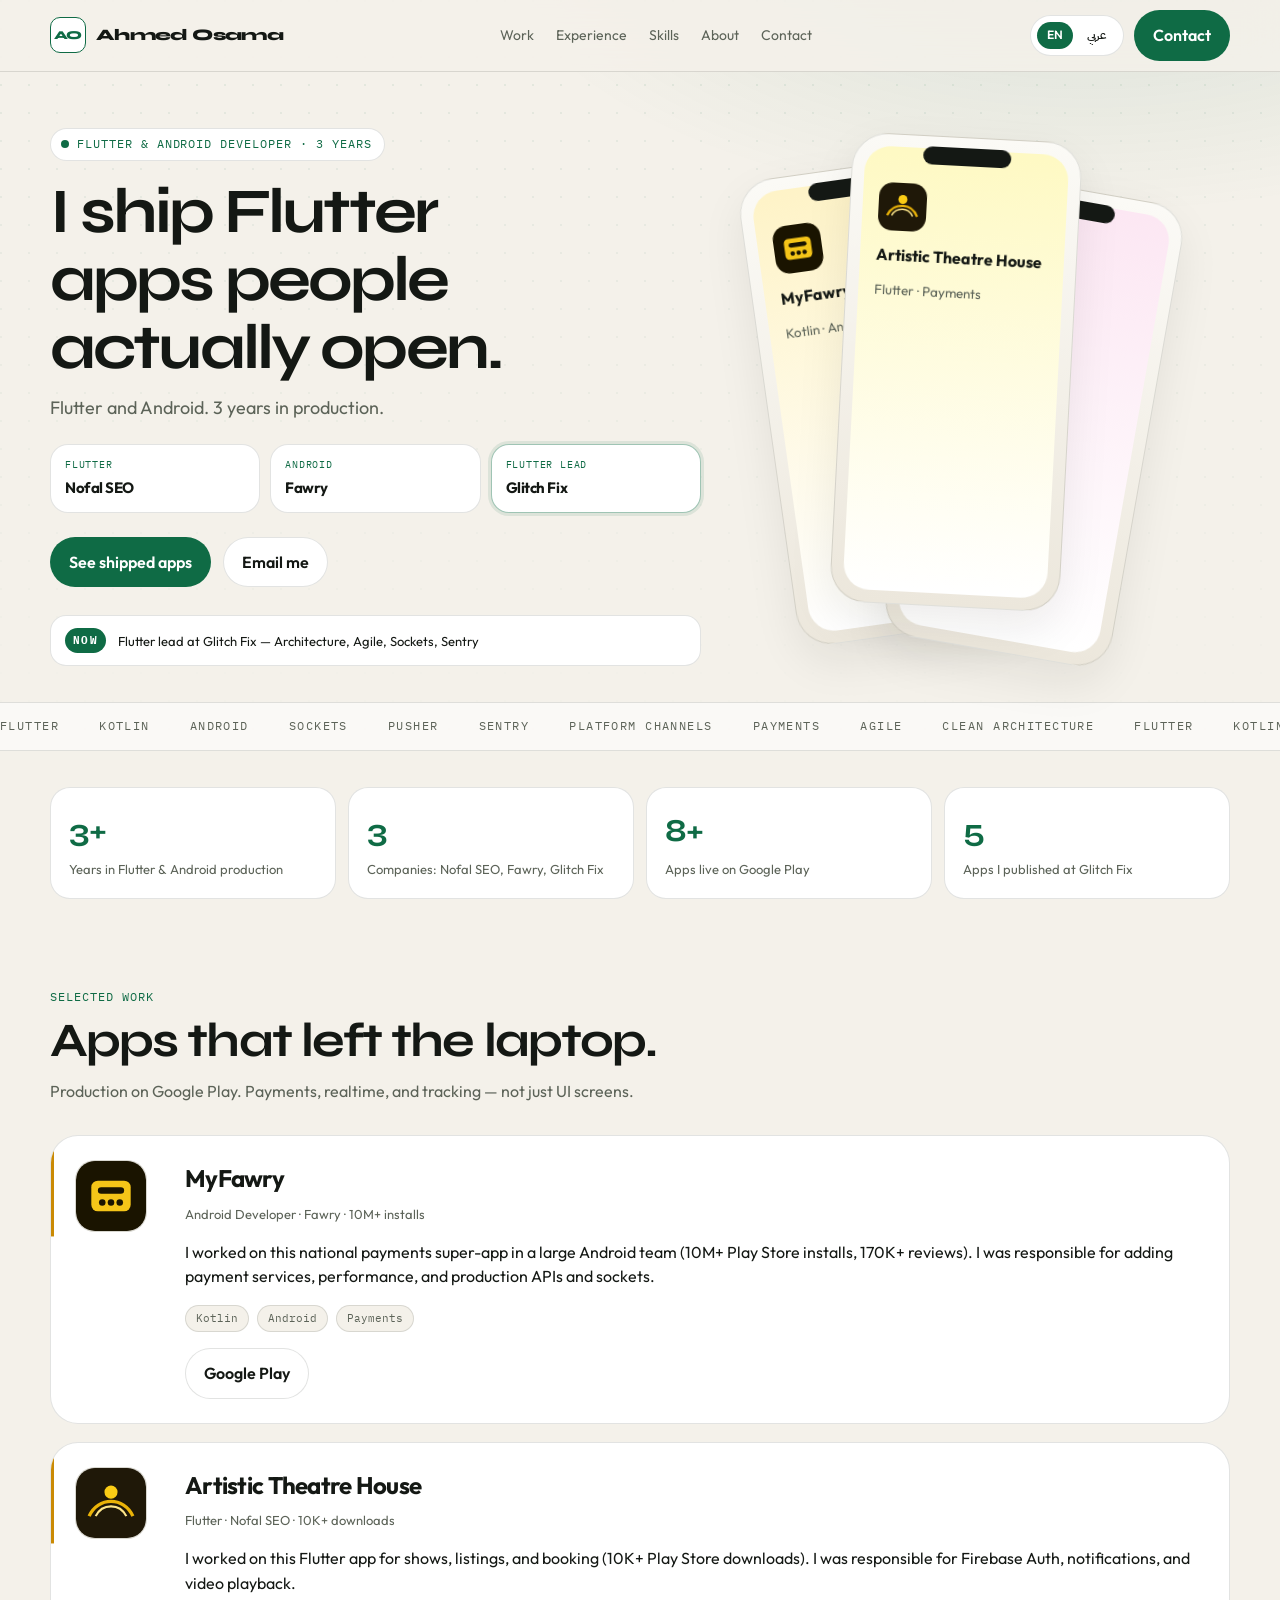
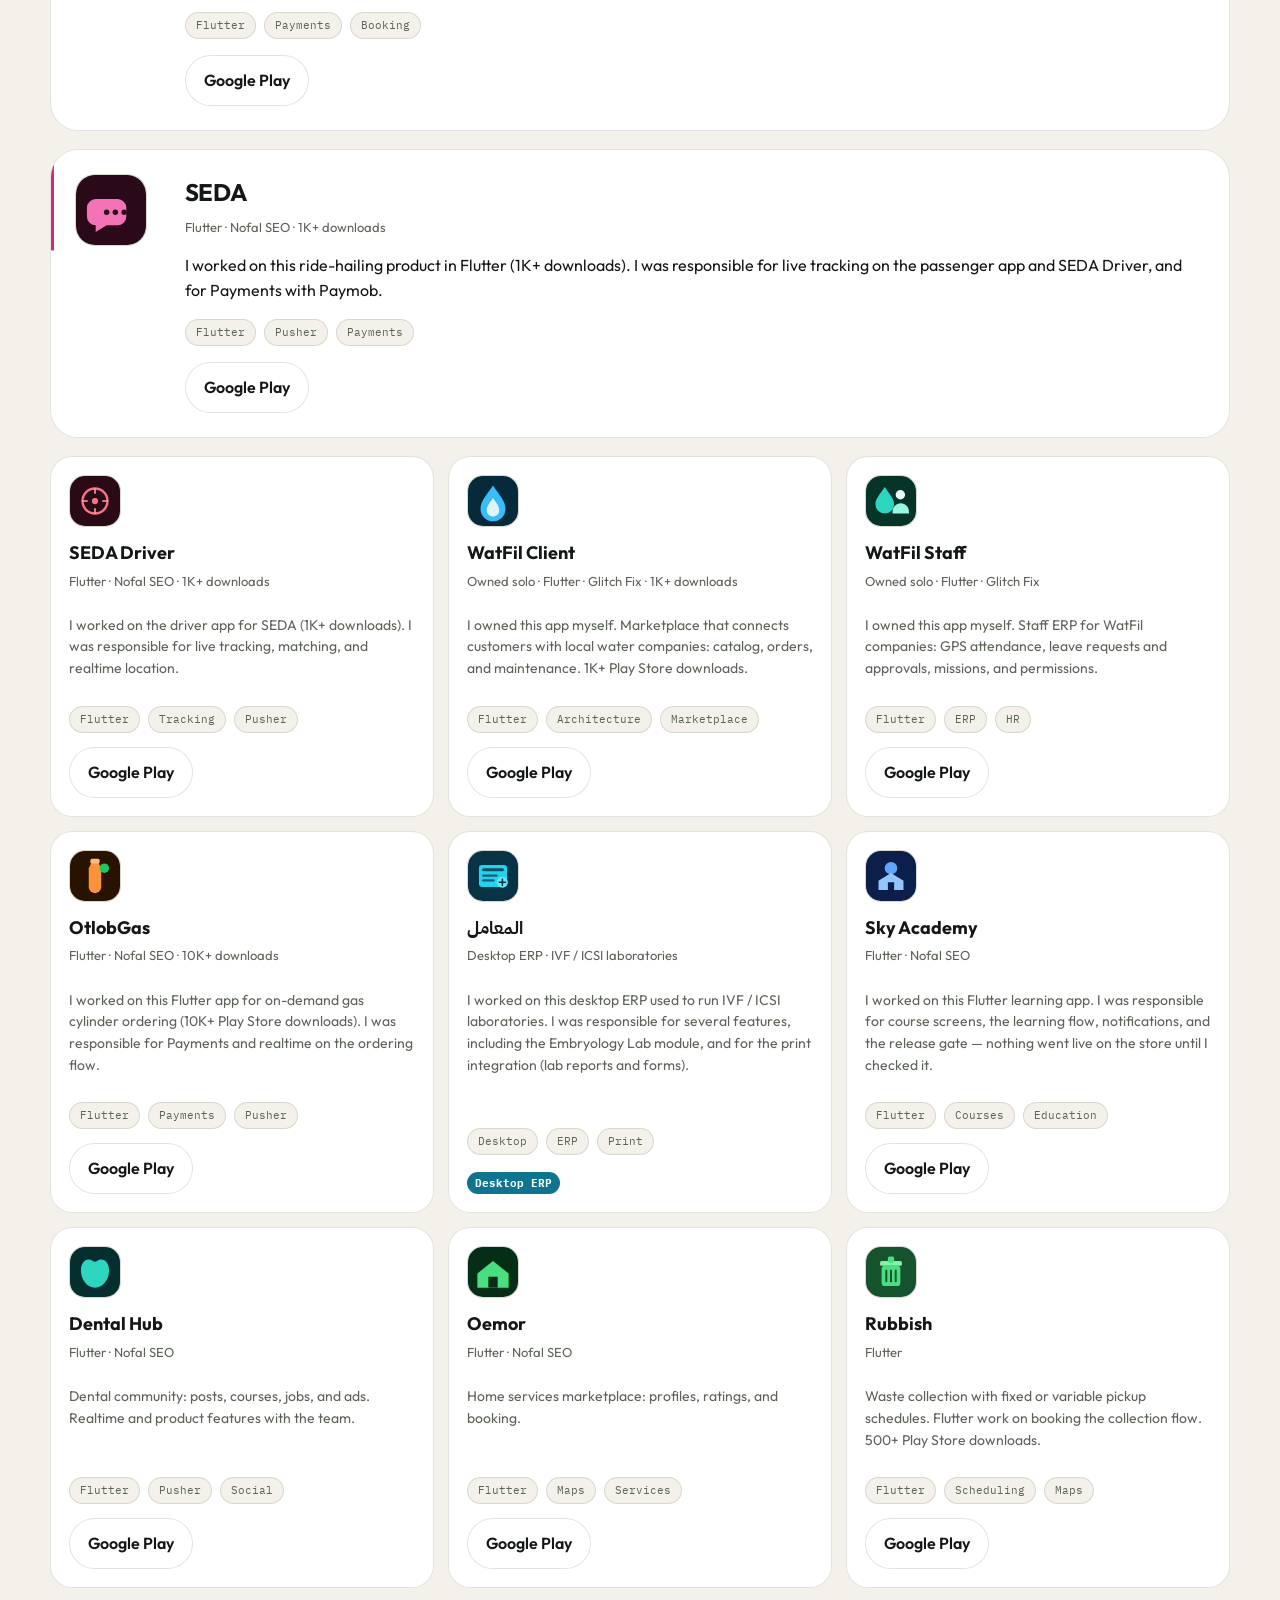
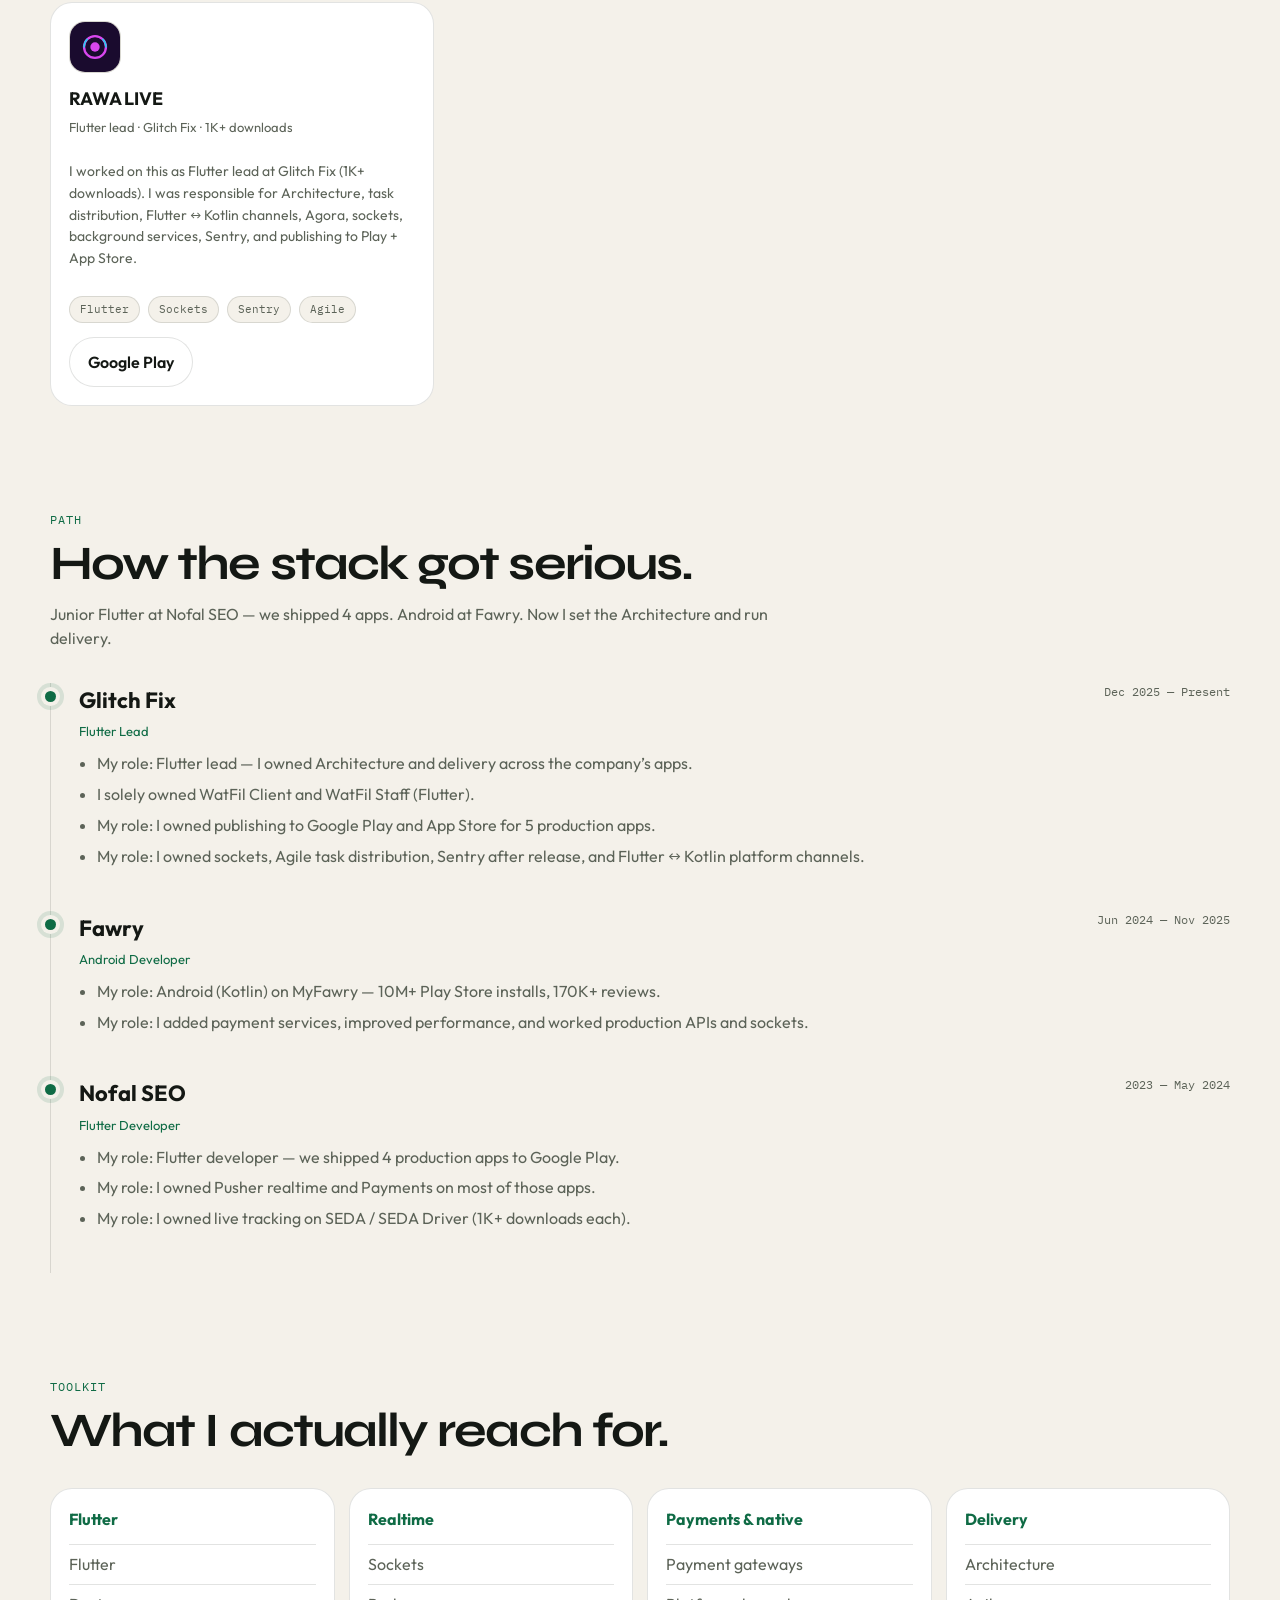
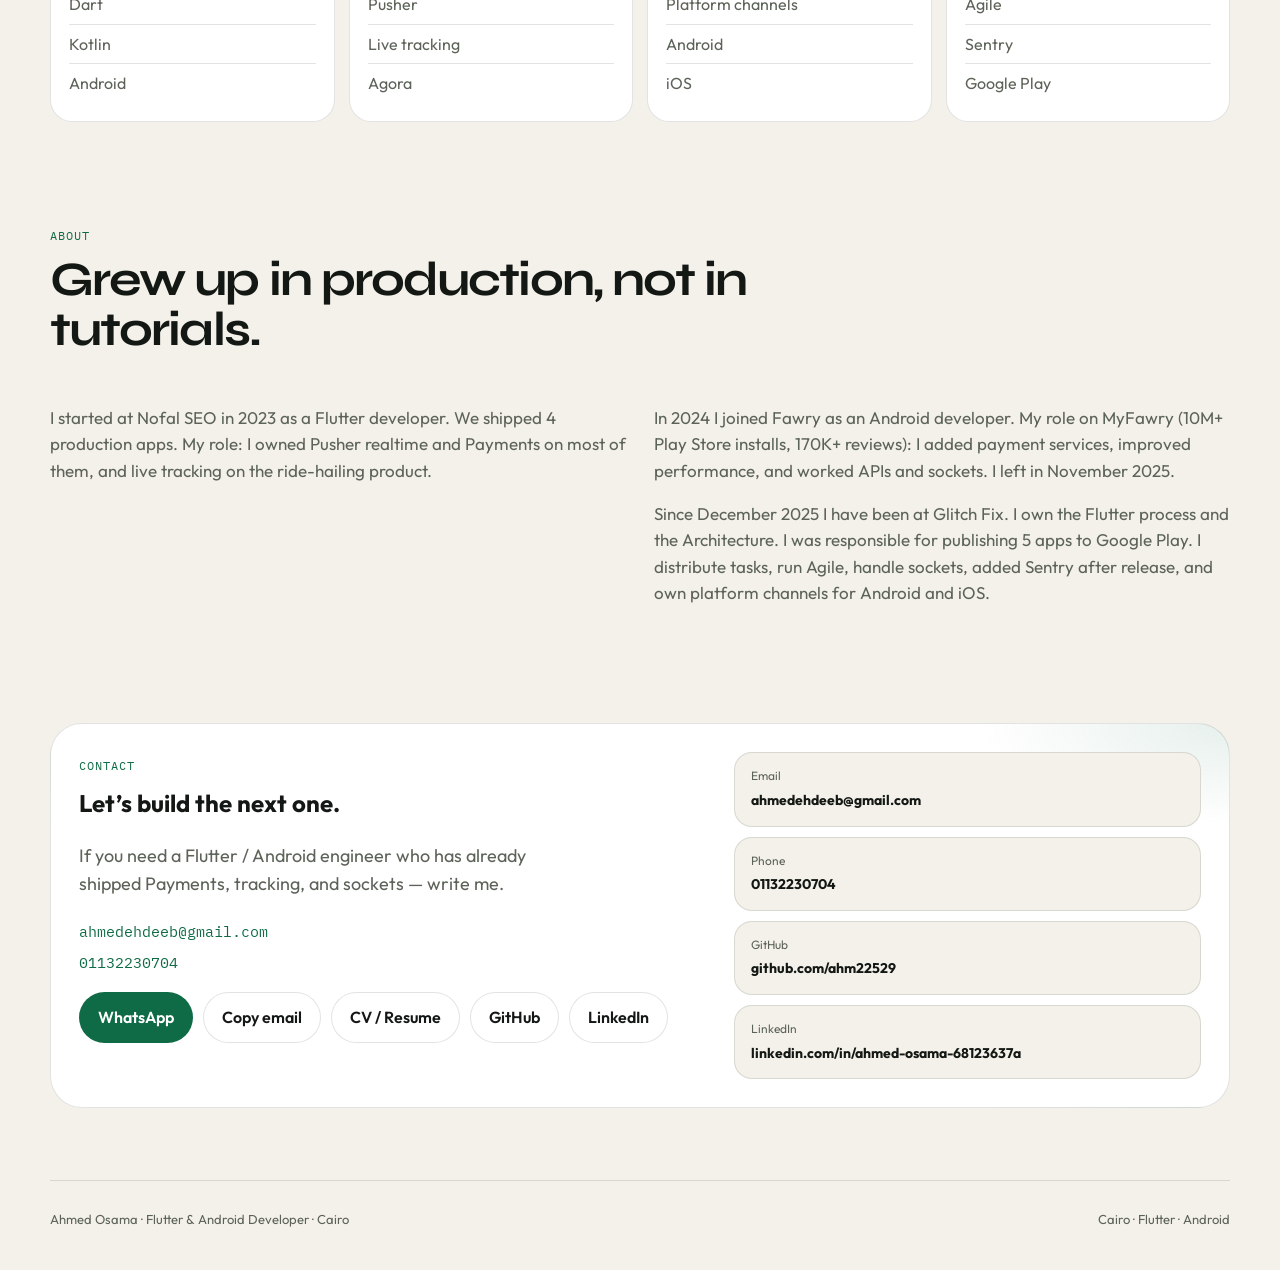
<file: index.html>
<!DOCTYPE html>
<html lang="en" dir="ltr">
  <head>
    <meta charset="UTF-8" />
    <meta name="viewport" content="width=device-width, initial-scale=1" />
    <title>Ahmed Osama — Flutter Developer</title>
    <meta
      name="description"
      content="Ahmed Osama — Flutter & Android developer. 3 years shipping MyFawry, Artistic Theatre House, SEDA, WatFil, Sky Academy, RAWA LIVE, and more on Google Play."
    />
    <meta property="og:title" content="Ahmed Osama — Flutter & Android Developer" />
    <meta
      property="og:description"
      content="Flutter and Android. Payments, realtime, tracking. Apps on Google Play."
    />
    <meta property="og:type" content="website" />
    <meta name="theme-color" content="#f4f1ea" />
    <script type="application/ld+json">
      {
        "@context": "https://schema.org",
        "@type": "Person",
        "name": "Ahmed Osama",
        "jobTitle": "Flutter & Android Developer",
        "email": "mailto:ahmedehdeeb@gmail.com",
        "telephone": "+201132230704",
        "url": "https://github.com/ahm22529",
        "sameAs": [
          "https://github.com/ahm22529",
          "https://www.linkedin.com/in/ahmed-osama-68123637a"
        ],
        "address": { "@type": "PostalAddress", "addressLocality": "Cairo", "addressCountry": "EG" }
      }
    </script>
    <link rel="icon" href="assets/favicon.svg" type="image/svg+xml" />
    <link rel="preconnect" href="https://fonts.googleapis.com" />
    <link rel="preconnect" href="https://fonts.gstatic.com" crossorigin />
    <link
      href="https://fonts.googleapis.com/css2?family=IBM+Plex+Mono:wght@400;500&family=IBM+Plex+Sans+Arabic:wght@400;500;600;700&family=Outfit:wght@400;500;600;700&family=Syne:wght@700;800&display=swap"
      rel="stylesheet"
    />
    <link rel="stylesheet" href="css/styles.css?v=hero2" />
  </head>
  <body>
    <div class="scroll-progress" aria-hidden="true"></div>
    <header class="nav">
      <div class="nav-inner">
        <a class="logo" href="#top">
          <span class="logo-mark">AO</span>
          <span data-name>Ahmed Osama</span>
        </a>
        <nav class="nav-links">
          <a href="#work" data-i18n="nav.work">Work</a>
          <a href="#experience" data-i18n="nav.experience">Experience</a>
          <a href="#skills" data-i18n="nav.skills">Skills</a>
          <a href="#about" data-i18n="nav.about">About</a>
          <a href="#contact" data-i18n="nav.contact">Contact</a>
        </nav>
        <div class="nav-actions">
          <div class="lang-toggle" role="group" aria-label="Language">
            <button type="button" data-lang="en">EN</button>
            <button type="button" data-lang="ar">عربي</button>
          </div>
          <a class="btn btn-primary" href="mailto:ahmedehdeeb@gmail.com" data-i18n="nav.contact">Contact</a>
        </div>
      </div>
    </header>

    <main id="top">
      <section class="wrap hero">
        <div class="hero-copy">
          <div class="kicker hero-kicker">
            <span class="pulse"></span>
            <span data-i18n="hero.kicker">Flutter & Android Developer · 3 years</span>
          </div>
          <h1 data-i18n="hero.title">I ship Flutter apps people actually open.</h1>
          <p class="lead" data-i18n="hero.lead">
            Flutter and Android. 3 years in production.
          </p>
          <ol class="hero-path" aria-label="Career path">
            <li>
              <small>Flutter</small>
              <strong>Nofal SEO</strong>
            </li>
            <li>
              <small>Android</small>
              <strong>Fawry</strong>
            </li>
            <li>
              <small>Flutter lead</small>
              <strong>Glitch Fix</strong>
            </li>
          </ol>
          <div class="cta-row">
            <a class="btn btn-primary" href="#work" data-i18n="hero.ctaWork">See shipped apps</a>
            <a class="btn btn-ghost" href="mailto:ahmedehdeeb@gmail.com" data-i18n="hero.ctaContact">Email me</a>
          </div>
          <div class="now">
            <b data-i18n="hero.nowLabel">Now</b>
            <span data-i18n="hero.nowValue">Flutter lead at Glitch Fix — Architecture, Agile, Sockets, Sentry</span>
          </div>
        </div>
        <div class="stage" aria-hidden="true">
          <div class="phone phone-1"><div class="screen"></div></div>
          <div class="phone phone-2"><div class="screen"></div></div>
          <div class="phone phone-3"><div class="screen"></div></div>
        </div>
      </section>

      <div class="marquee" aria-hidden="true">
        <div class="marquee-track">
          <span>Flutter</span><span>Kotlin</span><span>Android</span><span>Sockets</span><span>Pusher</span><span>Sentry</span><span>Platform Channels</span><span>Payments</span><span>Agile</span><span>Clean Architecture</span>
          <span>Flutter</span><span>Kotlin</span><span>Android</span><span>Sockets</span><span>Pusher</span><span>Sentry</span><span>Platform Channels</span><span>Payments</span><span>Agile</span><span>Clean Architecture</span>
        </div>
      </div>

      <div class="wrap">
        <div class="stats" data-i18n-list="stats"></div>
      </div>

      <section class="wrap" id="work">
        <div class="section-head reveal">
          <div class="kicker" data-i18n="work.kicker">Selected work</div>
          <h2 data-i18n="work.title">Apps that left the laptop.</h2>
          <p data-i18n="work.sub">Production products on Google Play.</p>
        </div>
        <div class="featured" id="featured-work"></div>
        <div class="grid" id="app-grid"></div>
      </section>

      <section class="wrap" id="experience">
        <div class="section-head reveal">
          <div class="kicker" data-i18n="experience.kicker">Path</div>
          <h2 data-i18n="experience.title">How the stack got serious.</h2>
          <p data-i18n="experience.sub">Started as a junior owning a track.</p>
        </div>
        <div class="timeline" id="timeline"></div>
      </section>

      <section class="wrap" id="skills">
        <div class="section-head reveal">
          <div class="kicker" data-i18n="skills.kicker">Toolkit</div>
          <h2 data-i18n="skills.title">What I actually reach for.</h2>
        </div>
        <div class="skills" id="skills-grid"></div>
      </section>

      <section class="wrap" id="about">
        <div class="section-head reveal">
          <div class="kicker" data-i18n="about.kicker">About</div>
          <h2 data-i18n="about.title">Grew up in production, not in tutorials.</h2>
        </div>
        <div class="about-block reveal">
          <p data-i18n="about.p1"></p>
          <div>
            <p data-i18n="about.p2"></p>
            <p data-i18n="about.p3"></p>
          </div>
        </div>
      </section>

      <section class="wrap" id="contact">
        <div class="contact-box reveal">
          <div>
            <div class="kicker" data-i18n="contact.kicker">Contact</div>
            <h2 data-i18n="contact.title">Let’s build the next one.</h2>
            <p class="lead" data-i18n="contact.lead"></p>
            <div class="contact-lines">
              <a class="mail" href="mailto:ahmedehdeeb@gmail.com">ahmedehdeeb@gmail.com</a>
              <a class="mail" href="tel:+201132230704">01132230704</a>
            </div>
            <div class="contact-actions">
              <a class="btn btn-primary" href="https://wa.me/201132230704" target="_blank" rel="noreferrer">WhatsApp</a>
              <button class="btn btn-ghost" id="copy-email" type="button" data-i18n="contact.copy">Copy email</button>
              <a class="btn btn-ghost" href="Ahmed_Osama_CV.pdf?v=play">CV / Resume</a>
              <a class="btn btn-ghost" href="https://github.com/ahm22529" target="_blank" rel="noreferrer">GitHub</a>
              <a class="btn btn-ghost" href="https://www.linkedin.com/in/ahmed-osama-68123637a" target="_blank" rel="noreferrer">LinkedIn</a>
            </div>
          </div>
          <aside class="contact-meta">
            <a class="contact-link" href="mailto:ahmedehdeeb@gmail.com">
              Email
              <b>ahmedehdeeb@gmail.com</b>
            </a>
            <a class="contact-link" href="tel:+201132230704">
              Phone
              <b>01132230704</b>
            </a>
            <a class="contact-link" href="https://github.com/ahm22529" target="_blank" rel="noreferrer">
              GitHub
              <b>github.com/ahm22529</b>
            </a>
            <a class="contact-link" href="https://www.linkedin.com/in/ahmed-osama-68123637a" target="_blank" rel="noreferrer">
              LinkedIn
              <b>linkedin.com/in/ahmed-osama-68123637a</b>
            </a>
          </aside>
        </div>
      </section>
    </main>

    <footer class="wrap">
      <span data-i18n="footer">Ahmed Osama · Flutter & Android Developer · Cairo</span>
      <span>Cairo · Flutter · Android</span>
    </footer>

    <script src="js/content.js?v=copy11"></script>
    <script src="js/app.js?v=motion2"></script>
  </body>
</html>
</file>
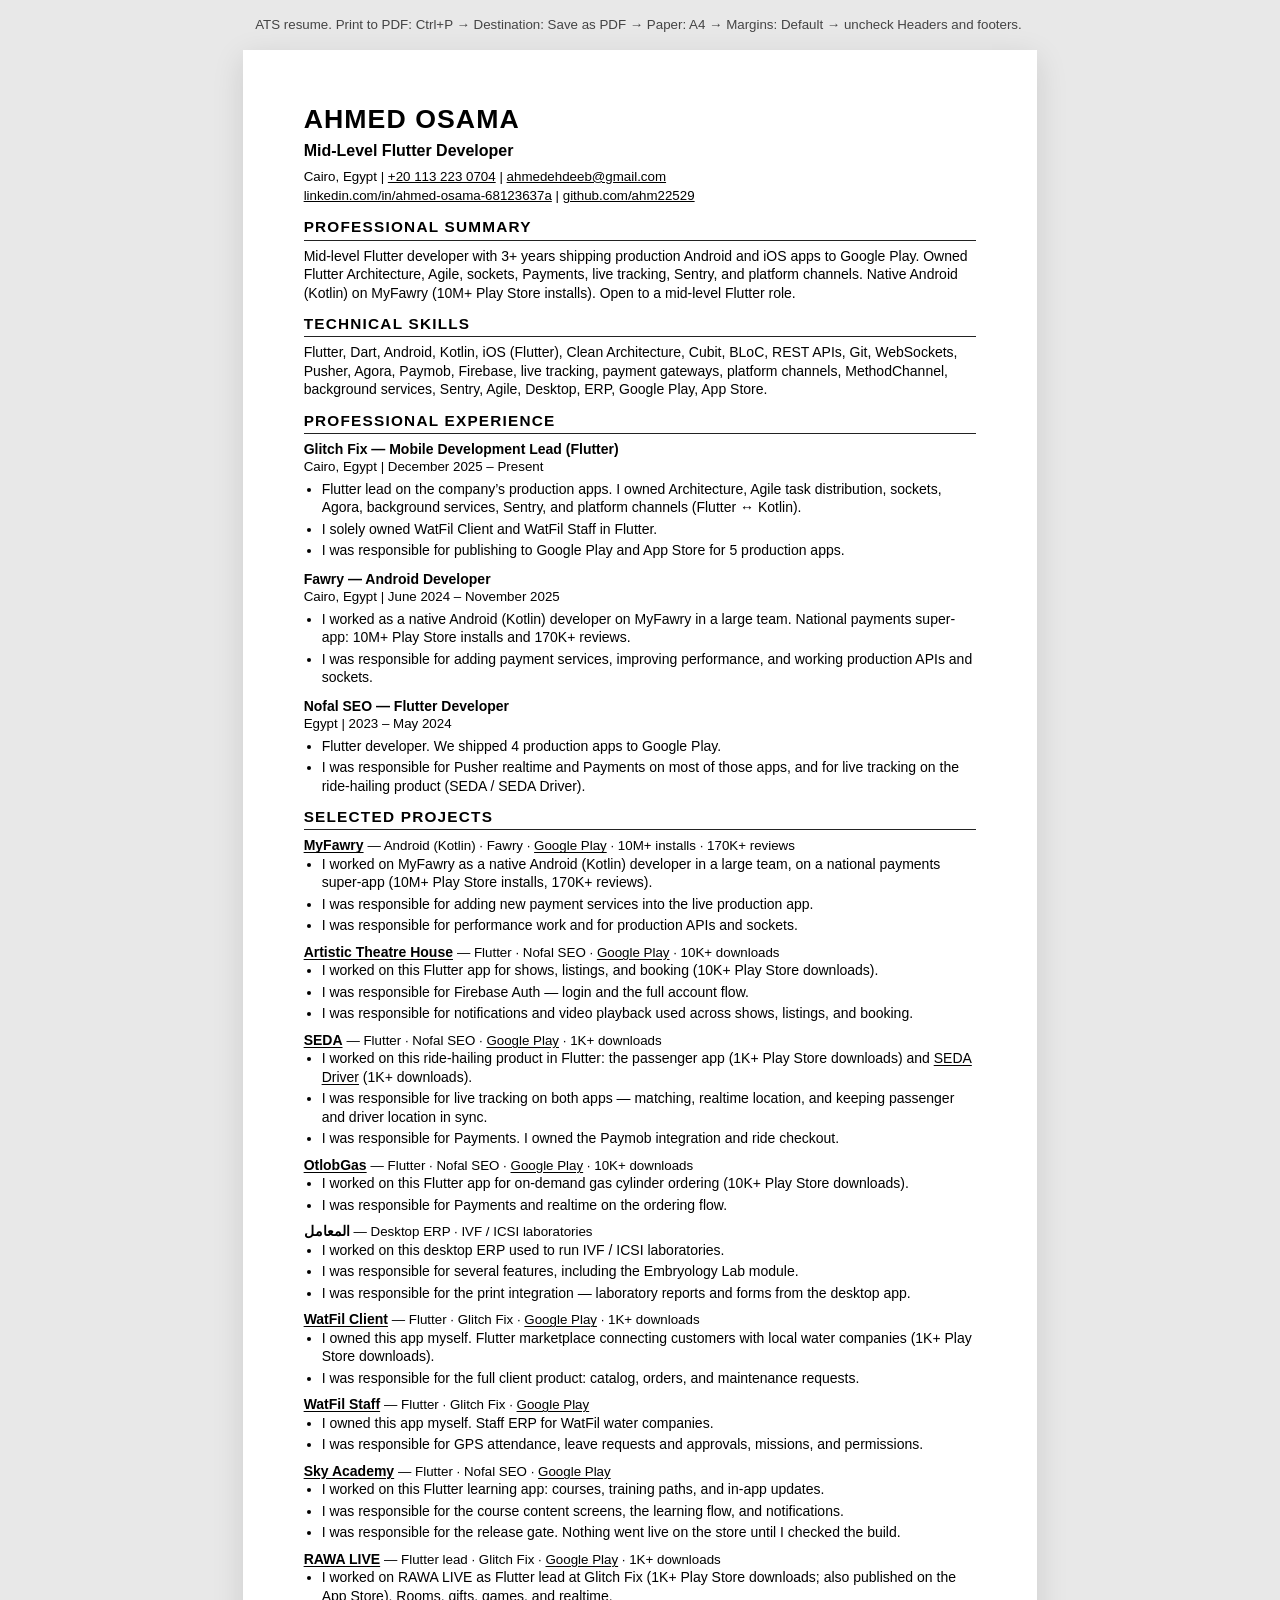
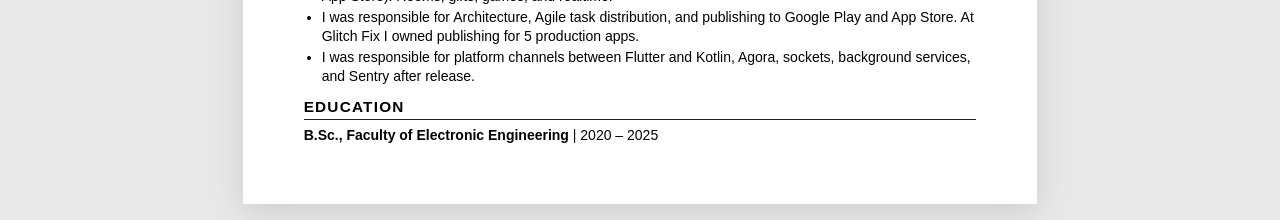
<file: cv.html>
<!DOCTYPE html>
<html lang="en">
  <head>
    <meta charset="UTF-8" />
    <meta name="viewport" content="width=device-width, initial-scale=1" />
    <title>Ahmed Osama — Mid-Level Flutter Developer CV</title>
    <meta
      name="description"
      content="CV of Ahmed Osama, Mid-Level Flutter Developer. 3+ years, Nofal SEO, Fawry, Glitch Fix. Cairo, Egypt."
    />
    <style>
      :root {
        --ink: #000;
        --muted: #333;
        --line: #222;
      }

      * {
        box-sizing: border-box;
      }

      body {
        margin: 0;
        color: #000;
        background: #e8e8e8;
        font-family: Calibri, "Segoe UI", Tahoma, Arial, Helvetica, sans-serif;
        font-size: 10.5pt;
        line-height: 1.32;
      }

      .sheet {
        width: 210mm;
        min-height: 0;
        margin: 16px auto;
        padding: 14mm 16mm 14mm;
        background: #fff;
        box-shadow: 0 8px 30px rgba(0, 0, 0, 0.12);
      }

      .screen-only {
        max-width: 210mm;
        margin: 16px auto 0;
        padding: 0 12px;
        font-size: 10pt;
        color: #444;
      }

      h1 {
        margin: 0 0 2px;
        font-size: 20pt;
        letter-spacing: 0.04em;
        text-transform: uppercase;
        font-weight: 700;
      }

      .title {
        margin: 0 0 6px;
        font-size: 12pt;
        font-weight: 700;
      }

      .contact {
        margin: 0 0 10px;
        font-size: 10pt;
        line-height: 1.45;
      }

      .contact a {
        color: #000;
        text-decoration: underline;
      }

      .project a,
      .job-meta a {
        color: #000;
        text-decoration: underline;
        text-underline-offset: 2px;
      }

      h2 {
        margin: 12px 0 6px;
        padding-bottom: 2px;
        border-bottom: 1.5px solid var(--line);
        font-size: 11.5pt;
        letter-spacing: 0.08em;
        text-transform: uppercase;
      }

      p {
        margin: 0 0 6px;
      }

      .skills p {
        margin: 0 0 4px;
      }

      .job {
        margin: 0 0 10px;
        page-break-inside: avoid;
      }

      .job-head {
        display: block;
        font-weight: 700;
      }

      .job-meta {
        display: block;
        margin: 0 0 4px;
        font-size: 10pt;
      }

      ul {
        margin: 0;
        padding-left: 18px;
      }

      li {
        margin: 0 0 3px;
      }

      .project {
        margin: 0 0 8px;
        page-break-inside: avoid;
      }

      .project strong {
        font-weight: 700;
      }

      .project .job-meta {
        display: inline;
        font-weight: 400;
      }

      @media print {
        body {
          background: #fff;
        }

        .screen-only {
          display: none;
        }

        .sheet {
          width: auto;
          min-height: auto;
          margin: 0;
          padding: 0;
          box-shadow: none;
        }

        a {
          color: #000;
          text-decoration: underline;
        }

        .project a {
          color: #000;
        }

        @page {
          size: A4;
          margin: 12mm;
        }
      }
    </style>
  </head>
  <body>
    <p class="screen-only">
      ATS resume. Print to PDF: Ctrl+P → Destination: Save as PDF → Paper: A4 →
      Margins: Default → uncheck Headers and footers.
    </p>

    <main class="sheet">
      <header>
        <h1>Ahmed Osama</h1>
        <p class="title">Mid-Level Flutter Developer</p>
        <p class="contact">
          Cairo, Egypt |
          <a href="tel:+201132230704">+20 113 223 0704</a>
          |
          <a href="mailto:ahmedehdeeb@gmail.com">ahmedehdeeb@gmail.com</a><br />
          <a href="https://www.linkedin.com/in/ahmed-osama-68123637a"
            >linkedin.com/in/ahmed-osama-68123637a</a
          >
          |
          <a href="https://github.com/ahm22529">github.com/ahm22529</a>
        </p>
      </header>

      <section>
        <h2>Professional Summary</h2>
        <p>
          Mid-level Flutter developer with 3+ years shipping production Android
          and iOS apps to Google Play. Owned Flutter Architecture, Agile,
          sockets, Payments, live tracking, Sentry, and platform channels.
          Native Android (Kotlin) on MyFawry (10M+ Play Store installs). Open
          to a mid-level Flutter role.
        </p>
      </section>

      <section class="skills">
        <h2>Technical Skills</h2>
        <p>
          Flutter, Dart, Android, Kotlin, iOS (Flutter), Clean Architecture,
          Cubit, BLoC, REST APIs, Git, WebSockets, Pusher, Agora, Paymob,
          Firebase, live tracking, payment gateways, platform channels,
          MethodChannel, background services, Sentry, Agile, Desktop, ERP,
          Google Play, App Store.
        </p>
      </section>

      <section>
        <h2>Professional Experience</h2>

        <article class="job">
          <span class="job-head">Glitch Fix — Mobile Development Lead (Flutter)</span>
          <span class="job-meta">Cairo, Egypt | December 2025 – Present</span>
          <ul>
            <li>
              Flutter lead on the company’s production apps. I owned
              Architecture, Agile task distribution, sockets, Agora, background
              services, Sentry, and platform channels (Flutter ↔ Kotlin).
            </li>
            <li>
              I solely owned WatFil Client and WatFil Staff in Flutter.
            </li>
            <li>
              I was responsible for publishing to Google Play and App Store for
              5 production apps.
            </li>
          </ul>
        </article>

        <article class="job">
          <span class="job-head">Fawry — Android Developer</span>
          <span class="job-meta">Cairo, Egypt | June 2024 – November 2025</span>
          <ul>
            <li>
              I worked as a native Android (Kotlin) developer on MyFawry in a
              large team. National payments super-app: 10M+ Play Store installs
              and 170K+ reviews.
            </li>
            <li>
              I was responsible for adding payment services, improving
              performance, and working production APIs and sockets.
            </li>
          </ul>
        </article>

        <article class="job">
          <span class="job-head">Nofal SEO — Flutter Developer</span>
          <span class="job-meta">Egypt | 2023 – May 2024</span>
          <ul>
            <li>
              Flutter developer. We shipped 4 production apps to Google Play.
            </li>
            <li>
              I was responsible for Pusher realtime and Payments on most of
              those apps, and for live tracking on the ride-hailing product
              (SEDA / SEDA Driver).
            </li>
          </ul>
        </article>
      </section>

      <section>
        <h2>Selected Projects</h2>

        <article class="project">
          <strong
            ><a href="https://play.google.com/store/apps/details?id=com.fawry.myfawry"
              >MyFawry</a
            ></strong
          >
          <span class="job-meta">
            — Android (Kotlin) · Fawry ·
            <a href="https://play.google.com/store/apps/details?id=com.fawry.myfawry"
              >Google Play</a
            >
            · 10M+ installs · 170K+ reviews
          </span>
          <ul>
            <li>
              I worked on MyFawry as a native Android (Kotlin) developer in a
              large team, on a national payments super-app (10M+ Play Store
              installs, 170K+ reviews).
            </li>
            <li>
              I was responsible for adding new payment services into the live
              production app.
            </li>
            <li>
              I was responsible for performance work and for production APIs
              and sockets.
            </li>
          </ul>
        </article>

        <article class="project">
          <strong
            ><a href="https://play.google.com/store/apps/details?id=com.elmasrah.app"
              >Artistic Theatre House</a
            ></strong
          >
          <span class="job-meta">
            — Flutter · Nofal SEO ·
            <a href="https://play.google.com/store/apps/details?id=com.elmasrah.app"
              >Google Play</a
            >
            · 10K+ downloads
          </span>
          <ul>
            <li>
              I worked on this Flutter app for shows, listings, and booking
              (10K+ Play Store downloads).
            </li>
            <li>
              I was responsible for Firebase Auth — login and the full account
              flow.
            </li>
            <li>
              I was responsible for notifications and video playback used
              across shows, listings, and booking.
            </li>
          </ul>
        </article>

        <article class="project">
          <strong
            ><a href="https://play.google.com/store/apps/details?id=nofal.seda"
              >SEDA</a
            ></strong
          >
          <span class="job-meta">
            — Flutter · Nofal SEO ·
            <a href="https://play.google.com/store/apps/details?id=nofal.seda"
              >Google Play</a
            >
            · 1K+ downloads
          </span>
          <ul>
            <li>
              I worked on this ride-hailing product in Flutter: the passenger
              app (1K+ Play Store downloads) and
              <a href="https://play.google.com/store/apps/details?id=nofal.sdrive"
                >SEDA Driver</a
              >
              (1K+ downloads).
            </li>
            <li>
              I was responsible for live tracking on both apps — matching,
              realtime location, and keeping passenger and driver location in
              sync.
            </li>
            <li>
              I was responsible for Payments. I owned the Paymob integration
              and ride checkout.
            </li>
          </ul>
        </article>

        <article class="project">
          <strong
            ><a
              href="https://play.google.com/store/apps/details?id=com.otlobgas.customer&pcampaignid=web_share"
              >OtlobGas</a
            ></strong
          >
          <span class="job-meta">
            — Flutter · Nofal SEO ·
            <a
              href="https://play.google.com/store/apps/details?id=com.otlobgas.customer&pcampaignid=web_share"
              >Google Play</a
            >
            · 10K+ downloads
          </span>
          <ul>
            <li>
              I worked on this Flutter app for on-demand gas cylinder ordering
              (10K+ Play Store downloads).
            </li>
            <li>
              I was responsible for Payments and realtime on the ordering
              flow.
            </li>
          </ul>
        </article>

        <article class="project">
          <strong lang="ar">المعامل</strong>
          <span class="job-meta">
            — Desktop ERP · IVF / ICSI laboratories
          </span>
          <ul>
            <li>
              I worked on this desktop ERP used to run IVF / ICSI laboratories.
            </li>
            <li>
              I was responsible for several features, including the Embryology
              Lab module.
            </li>
            <li>
              I was responsible for the print integration — laboratory reports
              and forms from the desktop app.
            </li>
          </ul>
        </article>

        <article class="project">
          <strong
            ><a href="https://play.google.com/store/apps/details?id=com.watfil.client"
              >WatFil Client</a
            ></strong
          >
          <span class="job-meta">
            — Flutter · Glitch Fix ·
            <a href="https://play.google.com/store/apps/details?id=com.watfil.client"
              >Google Play</a
            >
            · 1K+ downloads
          </span>
          <ul>
            <li>
              I owned this app myself. Flutter marketplace connecting customers
              with local water companies (1K+ Play Store downloads).
            </li>
            <li>
              I was responsible for the full client product: catalog, orders,
              and maintenance requests.
            </li>
          </ul>
        </article>

        <article class="project">
          <strong
            ><a
              href="https://play.google.com/store/apps/details?id=com.devtonesoft.com.watfil.watfilstaff"
              >WatFil Staff</a
            ></strong
          >
          <span class="job-meta">
            — Flutter · Glitch Fix ·
            <a
              href="https://play.google.com/store/apps/details?id=com.devtonesoft.com.watfil.watfilstaff"
              >Google Play</a
            >
          </span>
          <ul>
            <li>
              I owned this app myself. Staff ERP for WatFil water companies.
            </li>
            <li>
              I was responsible for GPS attendance, leave requests and
              approvals, missions, and permissions.
            </li>
          </ul>
        </article>

        <article class="project">
          <strong
            ><a href="https://play.google.com/store/apps/details?id=com.skymkh.app"
              >Sky Academy</a
            ></strong
          >
          <span class="job-meta">
            — Flutter · Nofal SEO ·
            <a href="https://play.google.com/store/apps/details?id=com.skymkh.app"
              >Google Play</a
            >
          </span>
          <ul>
            <li>
              I worked on this Flutter learning app: courses, training paths,
              and in-app updates.
            </li>
            <li>
              I was responsible for the course content screens, the learning
              flow, and notifications.
            </li>
            <li>
              I was responsible for the release gate. Nothing went live on the
              store until I checked the build.
            </li>
          </ul>
        </article>

        <article class="project">
          <strong
            ><a href="https://play.google.com/store/apps/details?id=com.rawaa.live"
              >RAWA LIVE</a
            ></strong
          >
          <span class="job-meta">
            — Flutter lead · Glitch Fix ·
            <a href="https://play.google.com/store/apps/details?id=com.rawaa.live"
              >Google Play</a
            >
            · 1K+ downloads
          </span>
          <ul>
            <li>
              I worked on RAWA LIVE as Flutter lead at Glitch Fix (1K+ Play
              Store downloads; also published on the App Store). Rooms, gifts,
              games, and realtime.
            </li>
            <li>
              I was responsible for Architecture, Agile task distribution, and
              publishing to Google Play and App Store. At Glitch Fix I owned
              publishing for 5 production apps.
            </li>
            <li>
              I was responsible for platform channels between Flutter and
              Kotlin, Agora, sockets, background services, and Sentry after
              release.
            </li>
          </ul>
        </article>
      </section>

      <section>
        <h2>Education</h2>
        <p>
          <strong>B.Sc., Faculty of Electronic Engineering</strong> | 2020 –
          2025
        </p>
      </section>
    </main>
  </body>
</html>
</file>
<file: css/styles.css>
:root {
  --bg: #f4f1ea;
  --bg-2: #ffffff;
  --paper: #ffffff;
  --line: rgba(22, 28, 20, 0.12);
  --ink: #141814;
  --muted: #5c6358;
  --lime: #0f6b45;
  --lime-dim: rgba(15, 107, 69, 0.1);
  --cyan: #0e7490;
  --shadow: 0 18px 46px rgba(20, 24, 18, 0.08);
  --radius: 28px;
  --max: 1180px;
  --nav-h: 72px;
  --sans: "Outfit", "IBM Plex Sans Arabic", sans-serif;
  --display: "Syne", "IBM Plex Sans Arabic", sans-serif;
  --mono: "IBM Plex Mono", ui-monospace, monospace;
}

*,
*::before,
*::after {
  box-sizing: border-box;
}

html {
  scroll-behavior: smooth;
  overflow-x: clip;
  max-width: 100%;
  scroll-padding-top: calc(var(--nav-h) + 12px);
}

body {
  margin: 0;
  font-family: var(--sans);
  background: var(--bg);
  color: var(--ink);
  line-height: 1.55;
  min-height: 100vh;
  overflow-x: clip;
  max-width: 100%;
}

body::before {
  content: "";
  position: fixed;
  inset: 0;
  pointer-events: none;
  background-image:
    radial-gradient(circle at 1px 1px, rgba(15, 107, 69, 0.08) 1px, transparent 0);
  background-size: 28px 28px;
  mask-image: linear-gradient(to bottom, black, transparent 85%);
  z-index: 0;
}

body::after {
  content: "";
  position: fixed;
  inset: 0;
  pointer-events: none;
  background: radial-gradient(1100px 520px at 85% -8%, rgba(15, 107, 69, 0.12), transparent 55%);
  z-index: 0;
}

img { max-width: 100%; display: block; }
a { color: inherit; text-decoration: none; }
button, .btn { font: inherit; cursor: pointer; }

.wrap {
  width: min(var(--max), calc(100% - 32px));
  margin-inline: auto;
  position: relative;
  z-index: 1;
}

.scroll-progress {
  position: fixed;
  top: 0;
  inset-inline: 0;
  height: 2px;
  z-index: 40;
  transform: scaleX(0);
  transform-origin: left;
  background: var(--lime);
  pointer-events: none;
}

html[dir="rtl"] .scroll-progress {
  transform-origin: right;
}

.nav {
  position: sticky;
  top: 0;
  z-index: 20;
  height: var(--nav-h);
  display: flex;
  align-items: center;
  backdrop-filter: blur(16px);
  background: rgba(244, 241, 234, 0.88);
  border-bottom: 1px solid var(--line);
  transition: box-shadow 0.35s ease, background 0.35s ease, height 0.35s ease;
}

.nav.is-scrolled {
  box-shadow: 0 10px 30px rgba(20, 24, 18, 0.06);
  background: rgba(244, 241, 234, 0.96);
}

.nav-inner {
  display: flex;
  align-items: center;
  justify-content: space-between;
  gap: 16px;
  width: min(var(--max), calc(100% - 32px));
  margin-inline: auto;
  min-width: 0;
  container-type: inline-size;
}

.logo {
  display: flex;
  align-items: center;
  gap: 10px;
  font-family: var(--display);
  font-weight: 800;
  letter-spacing: -0.04em;
  min-width: 0;
}

.logo > span:last-child {
  white-space: nowrap;
}

.logo-mark {
  width: 36px;
  height: 36px;
  border: 1px solid var(--lime);
  border-radius: 10px;
  display: grid;
  place-items: center;
  color: var(--lime);
  font-size: 12px;
  font-weight: 800;
  background: #fff;
  transition: transform 0.45s cubic-bezier(0.16, 1, 0.3, 1), background 0.3s ease, color 0.3s ease;
}

.logo:hover .logo-mark {
  transform: rotate(-8deg) scale(1.06);
  background: var(--lime);
  color: #fff;
}

.nav-links {
  display: flex;
  align-items: center;
  gap: 22px;
  color: var(--muted);
  font-size: 14px;
}

.nav-links a {
  position: relative;
  transition: color 0.2s ease;
}

.nav-links a::after {
  content: "";
  position: absolute;
  inset-inline: 0;
  bottom: -6px;
  height: 2px;
  background: var(--lime);
  transform: scaleX(0);
  transform-origin: left;
  transition: transform 0.28s cubic-bezier(0.16, 1, 0.3, 1);
}

html[dir="rtl"] .nav-links a::after {
  transform-origin: right;
}

.nav-links a:hover,
.nav-links a.is-active {
  color: var(--ink);
}

.nav-links a:hover::after,
.nav-links a.is-active::after {
  transform: scaleX(1);
}

.nav-actions {
  display: flex;
  align-items: center;
  gap: 10px;
}

.lang-toggle {
  border: 1px solid var(--line);
  background: #fff;
  color: var(--ink);
  border-radius: 999px;
  padding: 6px;
  display: flex;
  gap: 4px;
}

.lang-toggle button {
  border: 0;
  background: transparent;
  color: inherit;
  padding: 4px 10px;
  border-radius: 999px;
  font-size: 12px;
  font-weight: 600;
  cursor: pointer;
  transition: background 0.25s ease, color 0.25s ease, transform 0.2s ease;
}

.lang-toggle button.active {
  background: var(--lime);
  color: #fff;
}

.feature-card,
.mini-card,
.stat,
.skill-card,
.contact-box,
.contact-link {
  transition: transform 0.4s cubic-bezier(0.16, 1, 0.3, 1), border-color 0.25s ease, box-shadow 0.4s ease;
}

.feature-card.is-in:hover,
.mini-card.is-in:hover,
.contact-link:hover,
.stat.is-in:hover,
.skill-card.is-in:hover {
  transform: translateY(-6px);
  border-color: rgba(15, 107, 69, 0.45);
  box-shadow: var(--shadow);
}

html[dir="rtl"] body,
html[dir="rtl"] .hero h1,
html[dir="rtl"] h2,
html[dir="rtl"] h3 {
  font-family: "IBM Plex Sans Arabic", "Outfit", sans-serif;
}

.marquee {
  border-block: 1px solid var(--line);
  overflow: hidden;
  padding: 14px 0;
  margin-bottom: 28px;
  color: var(--muted);
  font-family: var(--mono);
  font-size: 12px;
  letter-spacing: 0.12em;
  text-transform: uppercase;
  width: 100%;
  max-width: 100%;
  isolation: isolate;
  background: rgba(255, 255, 255, 0.55);
}

.marquee-track {
  display: flex;
  gap: 40px;
  width: max-content;
  animation: marquee 28s linear infinite;
}

.marquee:hover .marquee-track {
  animation-play-state: paused;
}

html[dir="rtl"] .marquee-track {
  animation-name: marquee-rtl;
}

@keyframes marquee {
  from { transform: translateX(0); }
  to { transform: translateX(-50%); }
}

@keyframes marquee-rtl {
  from { transform: translateX(0); }
  to { transform: translateX(50%); }
}

.play-link {
  margin-top: 16px;
  display: inline-flex;
}

.hero {
  padding: 56px 0 36px;
  display: grid;
  grid-template-columns: 1.15fr 0.85fr;
  gap: 48px;
  align-items: center;
}

.hero > * {
  min-width: 0;
  max-width: 100%;
}

.hero-copy {
  text-align: start;
}

.hero-kicker {
  border: 1px solid var(--line);
  background: #fff;
  border-radius: 999px;
  padding: 6px 12px 6px 10px;
  width: fit-content;
}

html[dir="rtl"] .hero-kicker {
  padding: 6px 10px 6px 12px;
}

.hero-copy > * {
  opacity: 0;
  transform: translateY(18px);
  animation: rise-in 0.85s cubic-bezier(0.16, 1, 0.3, 1) forwards;
}

.hero-copy > *:nth-child(1) { animation-delay: 0.05s; }
.hero-copy > *:nth-child(2) { animation-delay: 0.12s; }
.hero-copy > *:nth-child(3) { animation-delay: 0.2s; }
.hero-copy > *:nth-child(4) { animation-delay: 0.28s; }
.hero-copy > *:nth-child(5) { animation-delay: 0.36s; }
.hero-copy > *:nth-child(6) { animation-delay: 0.44s; }

@keyframes rise-in {
  to {
    opacity: 1;
    transform: none;
  }
}

.kicker {
  display: inline-flex;
  align-items: center;
  gap: 8px;
  color: var(--lime);
  font-family: var(--mono);
  font-size: 12px;
  letter-spacing: 0.08em;
  text-transform: uppercase;
}

.pulse {
  width: 8px;
  height: 8px;
  border-radius: 50%;
  background: var(--lime);
  box-shadow: 0 0 0 0 rgba(15, 107, 69, 0.55);
  animation: pulse 1.8s infinite;
}

@keyframes pulse {
  70% { box-shadow: 0 0 0 10px rgba(15, 107, 69, 0); }
}

.hero h1 {
  font-family: var(--display);
  font-size: clamp(30px, 4.2vw + 0.6rem, 64px);
  line-height: 1.08;
  letter-spacing: -0.045em;
  margin: 16px 0 12px;
  overflow-wrap: break-word;
  text-wrap: balance;
}

.lead {
  color: var(--muted);
  font-size: clamp(15px, 1vw + 12px, 18px);
  max-width: 42ch;
  margin: 0 0 22px;
  overflow-wrap: break-word;
  unicode-bidi: isolate;
}

.hero-path {
  list-style: none;
  margin: 0 0 24px;
  padding: 0;
  display: grid;
  grid-template-columns: repeat(3, minmax(0, 1fr));
  gap: 10px;
}

.hero-path li {
  position: relative;
  background: #fff;
  border: 1px solid var(--line);
  border-radius: 18px;
  padding: 12px 14px;
  min-width: 0;
}

.hero-path li:last-child {
  border-color: rgba(15, 107, 69, 0.4);
  box-shadow: 0 0 0 3px var(--lime-dim);
}

.hero-path small {
  display: block;
  font-family: var(--mono);
  font-size: 10px;
  letter-spacing: 0.08em;
  text-transform: uppercase;
  color: var(--lime);
  margin-bottom: 4px;
}

.hero-path strong {
  display: block;
  font-size: 15px;
  letter-spacing: -0.03em;
  overflow: hidden;
  text-overflow: ellipsis;
  white-space: nowrap;
}

.cta-row {
  display: flex;
  flex-wrap: wrap;
  gap: 12px;
  margin-bottom: 28px;
}

.btn {
  display: inline-flex;
  align-items: center;
  gap: 8px;
  border-radius: 999px;
  padding: 12px 18px;
  border: 1px solid transparent;
  font-weight: 600;
  position: relative;
  overflow: hidden;
  transition: transform 0.28s cubic-bezier(0.16, 1, 0.3, 1), box-shadow 0.28s ease, border-color 0.2s ease, background 0.2s ease;
}

.btn:hover {
  transform: translateY(-2px);
}

.btn:active {
  transform: translateY(0) scale(0.98);
}

.btn-primary {
  background: var(--lime);
  color: #fff;
}

.btn-primary::after {
  content: "";
  position: absolute;
  inset: 0;
  background: linear-gradient(120deg, transparent 30%, rgba(255, 255, 255, 0.28) 48%, transparent 66%);
  transform: translateX(-130%);
  pointer-events: none;
}

.btn-primary:hover {
  box-shadow: 0 12px 28px rgba(15, 107, 69, 0.28);
}

.btn-primary:hover::after {
  animation: shine 0.7s ease;
}

@keyframes shine {
  to { transform: translateX(130%); }
}

.btn-ghost {
  background: #fff;
  border-color: var(--line);
  color: var(--ink);
}

.btn-ghost:hover { border-color: var(--lime); }

.now {
  display: flex;
  flex-wrap: nowrap;
  gap: 10px 12px;
  align-items: center;
  padding: 12px 14px;
  border: 1px solid var(--line);
  border-radius: 16px;
  background: #fff;
  min-width: 0;
  max-width: 100%;
}

.now b {
  font-family: var(--mono);
  font-size: 11px;
  letter-spacing: 0.12em;
  text-transform: uppercase;
  color: #fff;
  background: var(--lime);
  border-radius: 999px;
  padding: 4px 8px;
  flex: 0 0 auto;
}

.now span {
  color: var(--ink);
  font-size: 13px;
  min-width: 0;
  flex: 1 1 auto;
  direction: ltr;
  unicode-bidi: isolate;
  text-align: start;
  overflow: hidden;
  text-overflow: ellipsis;
  white-space: nowrap;
}

.stage {
  position: relative;
  height: 520px;
  transform: perspective(1100px) rotateY(calc(var(--px, 0) * 8deg)) rotateX(calc(var(--py, 0) * -6deg));
  transform-style: preserve-3d;
  transition: transform 0.45s ease-out;
}

.phone {
  position: absolute;
  width: 230px;
  height: 470px;
  border-radius: 36px;
  border: 1px solid var(--line);
  background: linear-gradient(180deg, #fbfaf6, #ece7dc);
  box-shadow: var(--shadow);
  padding: 12px;
  overflow: hidden;
}

.phone::before {
  content: "";
  position: absolute;
  top: 10px;
  left: 50%;
  transform: translateX(-50%);
  width: 88px;
  height: 18px;
  background: #141814;
  border-radius: 20px;
  z-index: 2;
}

.phone .screen {
  height: 100%;
  border-radius: 26px;
  padding: 36px 16px 16px;
  display: flex;
  flex-direction: column;
  gap: 12px;
}

.phone img {
  width: 48px;
  height: 48px;
  border-radius: 14px;
}

.phone strong,
.phone small {
  overflow: hidden;
  text-overflow: ellipsis;
  white-space: nowrap;
}

.phone small { color: var(--muted); }

.phone-1 {
  inset-inline-start: 18px;
  top: 28px;
  z-index: 1;
  animation: phone-in-a 0.9s cubic-bezier(0.16, 1, 0.3, 1) both, float-a 5.5s ease-in-out 1s infinite;
}
.phone-2 {
  inset-inline-start: 92px;
  top: 0;
  z-index: 3;
  animation: phone-in-b 0.95s cubic-bezier(0.16, 1, 0.3, 1) 0.12s both, float-b 6.2s ease-in-out 1.1s infinite;
}
.phone-3 {
  inset-inline-start: 170px;
  top: 48px;
  z-index: 2;
  animation: phone-in-c 1s cubic-bezier(0.16, 1, 0.3, 1) 0.22s both, float-c 5.8s ease-in-out 1.2s infinite;
}

@keyframes phone-in-a {
  from { opacity: 0; transform: rotate(-8deg) translateY(48px) scale(0.94); }
  to { opacity: 1; transform: rotate(-8deg) translateY(0) scale(1); }
}
@keyframes phone-in-b {
  from { opacity: 0; transform: rotate(3deg) translateY(48px) scale(0.94); }
  to { opacity: 1; transform: rotate(3deg) translateY(0) scale(1); }
}
@keyframes phone-in-c {
  from { opacity: 0; transform: rotate(10deg) translateY(48px) scale(0.94); }
  to { opacity: 1; transform: rotate(10deg) translateY(0) scale(1); }
}

@keyframes float-a {
  0%, 100% { transform: rotate(-8deg) translateY(0); }
  50% { transform: rotate(-8deg) translateY(-14px); }
}
@keyframes float-b {
  0%, 100% { transform: rotate(3deg) translateY(0); }
  50% { transform: rotate(3deg) translateY(-18px); }
}
@keyframes float-c {
  0%, 100% { transform: rotate(10deg) translateY(0); }
  50% { transform: rotate(10deg) translateY(-12px); }
}

.phone-1 .screen { background: linear-gradient(180deg, #fef3c7, #fff); }
.phone-2 .screen { background: linear-gradient(180deg, #fef9c3, #fff); }
.phone-3 .screen { background: linear-gradient(180deg, #fce7f3, #fff); }

.stats {
  display: grid;
  grid-template-columns: repeat(4, 1fr);
  gap: 12px;
  padding: 8px 0 56px;
}

.stat {
  border: 1px solid var(--line);
  border-radius: 20px;
  padding: 18px;
  background: #fff;
}

.stat b {
  display: block;
  font-family: var(--display);
  font-size: 32px;
  letter-spacing: -0.04em;
  color: var(--lime);
}

.stat span {
  color: var(--muted);
  font-size: 13px;
}

section { padding: 28px 0 72px; }

.section-head {
  max-width: 720px;
  margin-bottom: 32px;
}

.section-head h2 {
  font-family: var(--display);
  font-size: clamp(28px, 4vw, 48px);
  letter-spacing: -0.04em;
  line-height: 1.05;
  margin: 8px 0 12px;
}

.section-head p { color: var(--muted); margin: 0; }

.featured {
  display: grid;
  gap: 18px;
}

.feature-card {
  display: grid;
  grid-template-columns: 88px 1fr;
  gap: 22px;
  align-items: start;
  padding: 24px;
  border: 1px solid var(--line);
  border-radius: var(--radius);
  background: #fff;
  position: relative;
  overflow: hidden;
}

.feature-card::before,
.mini-card::before {
  content: "";
  position: absolute;
  inset: 0;
  background: radial-gradient(220px circle at var(--mx, 50%) var(--my, 0%), rgba(15, 107, 69, 0.1), transparent 55%);
  opacity: 0;
  transition: opacity 0.35s ease;
  pointer-events: none;
  z-index: 0;
}

.feature-card:hover::before,
.mini-card:hover::before {
  opacity: 1;
}

.feature-card > *,
.mini-card > * {
  position: relative;
  z-index: 1;
}

.feature-card::after {
  content: "";
  position: absolute;
  inset-inline-start: 0;
  top: 0;
  bottom: 0;
  width: 3px;
  background: var(--accent, var(--lime));
  transform: scaleY(0.35);
  transform-origin: top;
  transition: transform 0.45s cubic-bezier(0.16, 1, 0.3, 1);
  z-index: 2;
}

.feature-card:hover::after {
  transform: scaleY(1);
}

.feature-card h3 {
  margin: 0 0 6px;
  font-size: 24px;
  letter-spacing: -0.03em;
}

.role { color: var(--muted); font-size: 13px; margin-bottom: 10px; }

.tags {
  display: flex;
  flex-wrap: wrap;
  gap: 8px;
  margin-top: 12px;
}

.tag {
  font-family: var(--mono);
  font-size: 11px;
  border: 1px solid var(--line);
  border-radius: 999px;
  padding: 4px 10px;
  color: var(--muted);
  background: var(--bg);
}

.app-icon {
  width: 72px;
  height: 72px;
  border-radius: 20px;
  background: var(--bg);
  border: 1px solid var(--line);
  transition: transform 0.45s cubic-bezier(0.16, 1, 0.3, 1);
}

.feature-card:hover .app-icon,
.mini-card:hover .app-icon {
  transform: scale(1.06) rotate(-4deg);
}

.grid {
  display: grid;
  grid-template-columns: repeat(3, 1fr);
  gap: 14px;
  margin-top: 18px;
}

.mini-card {
  border: 1px solid var(--line);
  border-radius: 22px;
  padding: 18px;
  background: #fff;
  min-height: 210px;
  display: flex;
  flex-direction: column;
  position: relative;
  overflow: hidden;
}

.mini-card h3 { margin: 12px 0 4px; font-size: 18px; }
.mini-card p { color: var(--muted); font-size: 14px; flex: 1; }

.timeline {
  display: grid;
  gap: 0;
  border-inline-start: 1px solid var(--line);
  padding-inline-start: 28px;
}

.job {
  position: relative;
  padding: 0 0 36px;
}

.job::before {
  content: "";
  position: absolute;
  inset-inline-start: -34px;
  top: 8px;
  width: 11px;
  height: 11px;
  border-radius: 50%;
  background: var(--lime);
  box-shadow: 0 0 0 4px var(--bg);
  transform: scale(0.4);
  opacity: 0.4;
  transition: transform 0.45s cubic-bezier(0.16, 1, 0.3, 1), opacity 0.45s ease, box-shadow 0.45s ease;
}

.job.is-in::before {
  transform: scale(1);
  opacity: 1;
  box-shadow: 0 0 0 4px var(--bg), 0 0 0 8px rgba(15, 107, 69, 0.12);
}

.job-top {
  display: flex;
  justify-content: space-between;
  gap: 12px;
  flex-wrap: wrap;
}

.job h3 { margin: 0; font-size: 22px; }
.job .dates {
  font-family: var(--mono);
  font-size: 12px;
  color: var(--muted);
}

.job .role { margin: 4px 0 10px; color: var(--lime); }
.job ul { margin: 0; padding-inline-start: 18px; color: var(--muted); }
.job li { margin-bottom: 6px; }

.skills {
  display: grid;
  grid-template-columns: repeat(4, 1fr);
  gap: 14px;
}

.skill-card {
  border: 1px solid var(--line);
  border-radius: 22px;
  padding: 18px;
  background: #fff;
}

.skill-card h3 { margin: 0 0 12px; font-size: 16px; color: var(--lime); }
.skill-card li {
  list-style: none;
  color: var(--muted);
  padding: 7px 0;
  border-top: 1px solid var(--line);
}

.skill-card ul { margin: 0; padding: 0; }

.about-block {
  display: grid;
  grid-template-columns: 1fr 1fr;
  gap: 28px;
}

.about-block p { color: var(--muted); font-size: 17px; }

.contact-box {
  display: grid;
  grid-template-columns: 1.15fr 0.85fr;
  gap: 24px;
  padding: 28px;
  border-radius: 32px;
  border: 1px solid var(--line);
  background:
    radial-gradient(500px 200px at 100% 0%, rgba(15, 107, 69, 0.1), transparent 50%),
    #fff;
}

.contact-meta {
  display: grid;
  gap: 10px;
  align-self: stretch;
}

.contact-link {
  display: block;
  border: 1px solid var(--line);
  border-radius: 18px;
  padding: 14px 16px;
  background: var(--bg);
  color: var(--muted);
  font-size: 12px;
}

.contact-link b {
  display: block;
  color: var(--ink);
  margin-top: 4px;
  font-size: 14px;
  word-break: break-word;
}

.contact-box h2 { margin-top: 8px; }
.contact-actions { display: flex; flex-wrap: wrap; gap: 10px; margin-top: 18px; }

.contact-lines {
  display: flex;
  flex-direction: column;
  gap: 8px;
  margin: 8px 0 4px;
}

.mail {
  font-family: var(--mono);
  font-size: 15px;
  color: var(--lime);
  width: fit-content;
  background-image: linear-gradient(currentColor, currentColor);
  background-position: 0 100%;
  background-repeat: no-repeat;
  background-size: 0 1px;
  transition: background-size 0.3s ease;
}

.mail:hover {
  background-size: 100% 1px;
}

.mail:hover,
.contact-link:hover {
  color: var(--lime);
}

footer {
  border-top: 1px solid var(--line);
  padding: 28px 0 40px;
  color: var(--muted);
  font-size: 13px;
  display: flex;
  justify-content: space-between;
  gap: 12px;
  flex-wrap: wrap;
}

.soon {
  font-family: var(--mono);
  font-size: 11px;
  color: #fff;
  background: var(--cyan);
  border-radius: 999px;
  padding: 4px 8px;
  font-weight: 700;
}

.reveal {
  opacity: 0;
  transform: translateY(28px);
  transition: opacity 0.75s cubic-bezier(0.16, 1, 0.3, 1), transform 0.75s cubic-bezier(0.16, 1, 0.3, 1);
  transition-delay: calc(var(--i, 0) * 70ms);
}

.reveal.is-in {
  opacity: 1;
  transform: none;
}

@media (max-width: 980px) {
  .hero, .about-block, .contact-box, .feature-card { grid-template-columns: 1fr; }
  .stats, .skills, .grid { grid-template-columns: 1fr 1fr; }
  .stage { height: 420px; margin-inline: auto; width: min(360px, 100%); }
  .nav-links { display: none; }
  .feature-card { grid-template-columns: 64px 1fr; }
}

@container (max-width: 720px) {
  .logo > span:last-child { display: none; }
  .nav-actions .btn-primary { display: none; }
}

@media (max-width: 640px) {
  .stats, .skills, .grid { grid-template-columns: 1fr; }
  .hero { padding: 28px 0 20px; }
  .stage { display: none; }
  .logo > span:last-child { display: none; }
  .hero h1 { font-size: 32px; line-height: 1.15; }
  .lead { font-size: 16px; margin-bottom: 18px; }
  .hero-path { grid-template-columns: 1fr; gap: 8px; }
  .cta-row { flex-direction: row; flex-wrap: wrap; align-items: stretch; }
  .cta-row .btn { justify-content: center; flex: 1 1 140px; }
  .now span { white-space: normal; }
}

@media (prefers-reduced-motion: reduce) {
  html { scroll-behavior: auto; }
  .pulse,
  .marquee-track,
  .phone-1,
  .phone-2,
  .phone-3,
  .hero-copy > *,
  .btn-primary:hover::after {
    animation: none;
  }
  .reveal,
  .hero-copy > *,
  .phone-1,
  .phone-2,
  .phone-3 {
    opacity: 1;
    transform: none;
    transition: none;
  }
  .stage {
    transform: none;
    transition: none;
  }
  .scroll-progress {
    display: none;
  }
}
</file>
